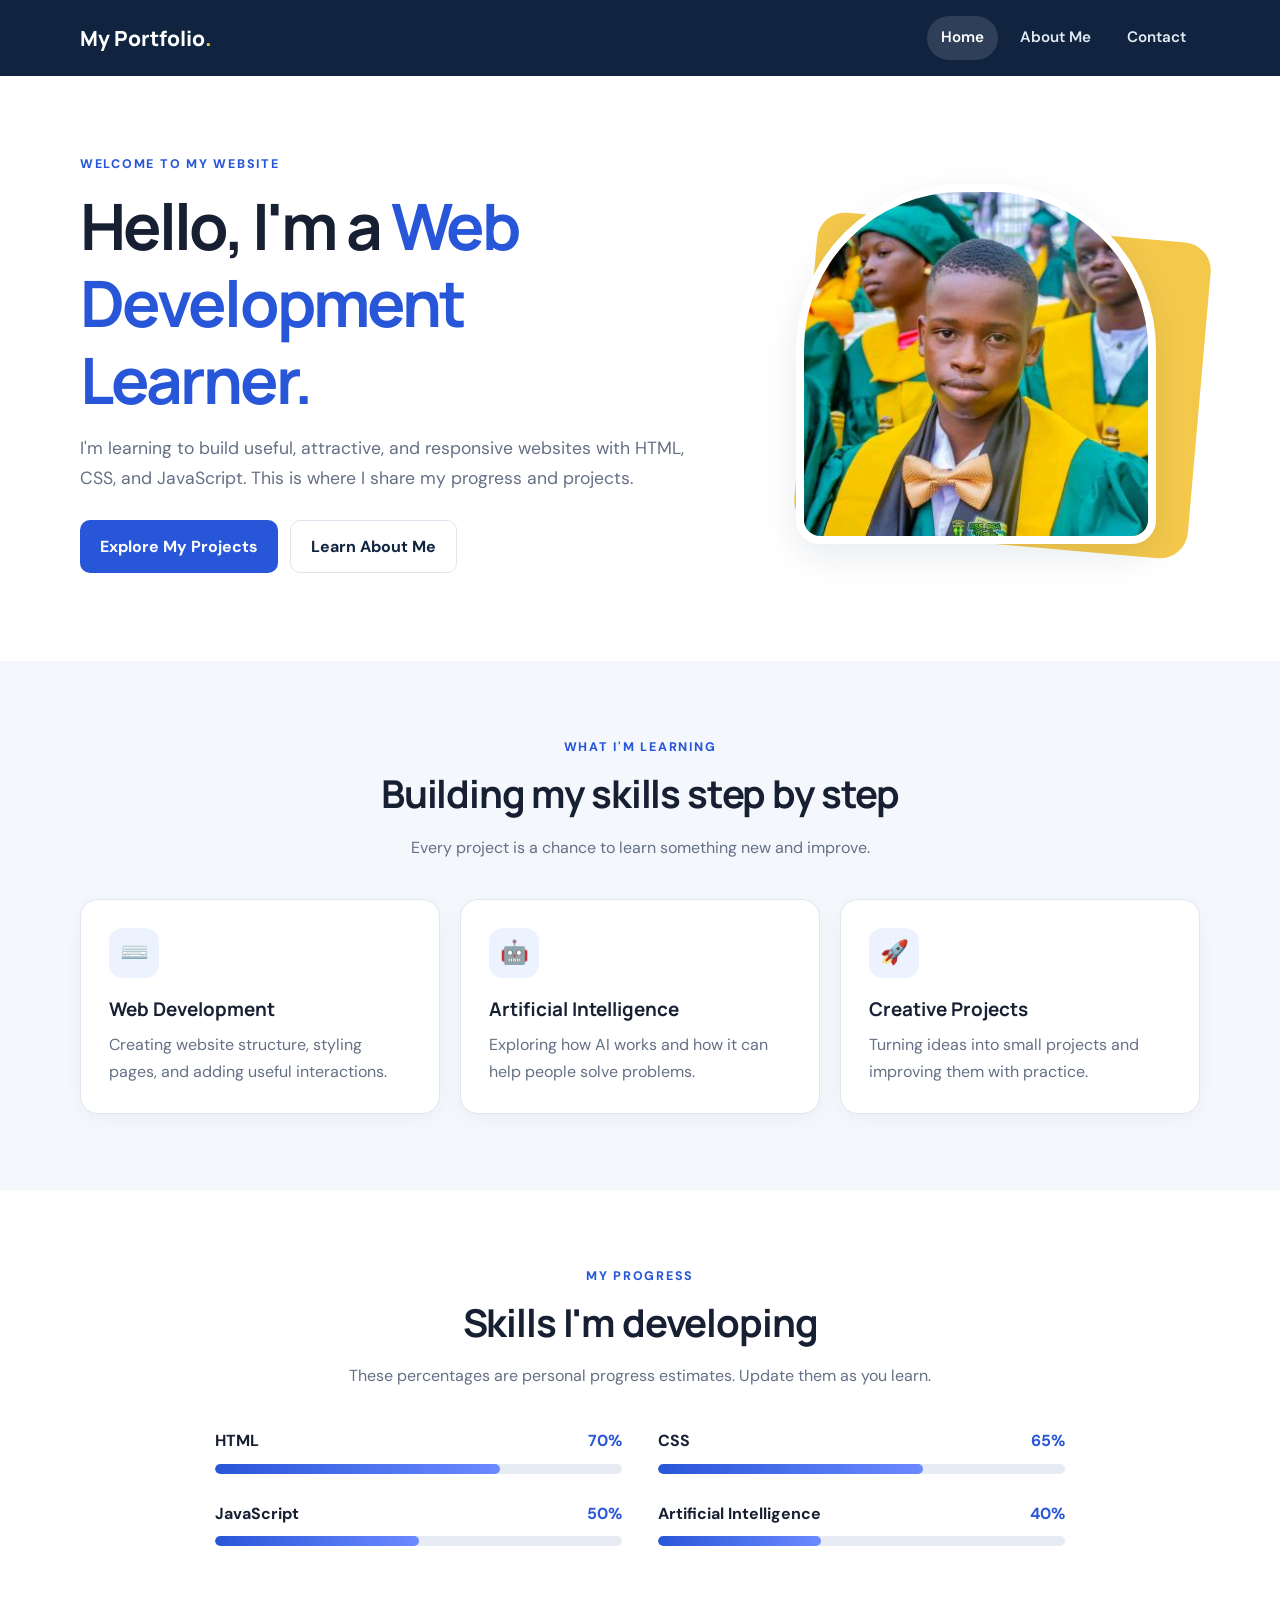
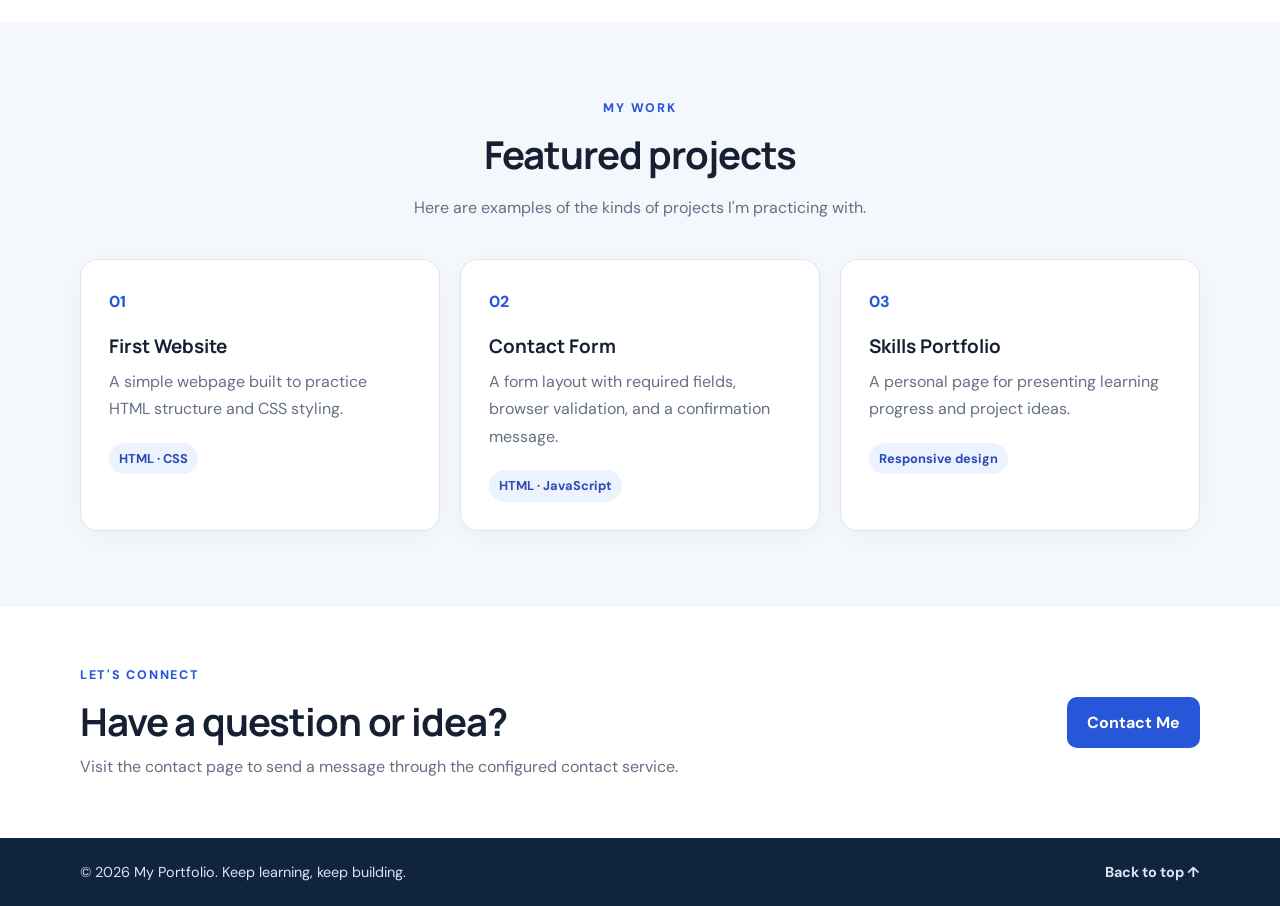
<file: index.html>
<!DOCTYPE html>
<html lang="en">
<head>
  <meta charset="UTF-8">
  <meta name="viewport" content="width=device-width, initial-scale=1.0">
  <meta name="description" content="A personal portfolio showcasing web development skills and projects.">
  <title>My Portfolio | Home</title>
  <link rel="stylesheet" href="style.css">
  <script src="script.js" defer></script>
</head>
<body>
  <header class="site-header">
    <a class="brand" href="index.html">My Portfolio<span>.</span></a>
    <button class="menu-toggle" aria-label="Toggle navigation" aria-expanded="false">☰</button>
    <nav class="nav-links" aria-label="Main navigation">
      <a class="active" href="index.html">Home</a>
      <a href="about.html">About Me</a>
      <a href="contact.html">Contact</a>
    </nav>
  </header>

  <main>
    <section class="hero container">
      <div class="hero-copy">
        <p class="eyebrow">WELCOME TO MY WEBSITE</p>
        <h1>Hello, I'm a <span>Web Development Learner.</span></h1>
        <p class="lead">I'm learning to build useful, attractive, and responsive websites with HTML, CSS, and JavaScript. This is where I share my progress and projects.</p>
        <div class="button-row">
          <a class="button" href="#projects">Explore My Projects</a>
          <a class="button button-outline" href="about.html">Learn About Me</a>
        </div>
      </div>
      <div class="hero-photo">
        <img src="my-image.jpg" alt="Portrait of the portfolio owner" onerror="this.style.display='none';this.nextElementSibling.style.display='grid';">
        <div class="photo-placeholder" aria-hidden="true">Add your<br>photo here</div>
      </div>
    </section>

    <section class="section section-soft">
      <div class="container">
        <div class="section-heading">
          <p class="eyebrow">WHAT I'M LEARNING</p>
          <h2>Building my skills step by step</h2>
          <p>Every project is a chance to learn something new and improve.</p>
        </div>
        <div class="card-grid three">
          <article class="card"><div class="card-icon">⌨️</div><h3>Web Development</h3><p>Creating website structure, styling pages, and adding useful interactions.</p></article>
          <article class="card"><div class="card-icon">🤖</div><h3>Artificial Intelligence</h3><p>Exploring how AI works and how it can help people solve problems.</p></article>
          <article class="card"><div class="card-icon">🚀</div><h3>Creative Projects</h3><p>Turning ideas into small projects and improving them with practice.</p></article>
        </div>
      </div>
    </section>

    <section class="section container" id="skills">
      <div class="section-heading">
        <p class="eyebrow">MY PROGRESS</p>
        <h2>Skills I'm developing</h2>
        <p>These percentages are personal progress estimates. Update them as you learn.</p>
      </div>
      <div class="skills-grid">
        <div class="skill"><div class="skill-label"><span>HTML</span><span>70%</span></div><div class="progress"><span style="width:70%"></span></div></div>
        <div class="skill"><div class="skill-label"><span>CSS</span><span>65%</span></div><div class="progress"><span style="width:65%"></span></div></div>
        <div class="skill"><div class="skill-label"><span>JavaScript</span><span>50%</span></div><div class="progress"><span style="width:50%"></span></div></div>
        <div class="skill"><div class="skill-label"><span>Artificial Intelligence</span><span>40%</span></div><div class="progress"><span style="width:40%"></span></div></div>
      </div>
    </section>

    <section class="section section-soft" id="projects">
      <div class="container">
        <div class="section-heading">
          <p class="eyebrow">MY WORK</p>
          <h2>Featured projects</h2>
          <p>Here are examples of the kinds of projects I'm practicing with.</p>
        </div>
        <div class="card-grid three">
          <article class="card project-card"><span class="project-number">01</span><h3>First Website</h3><p>A simple webpage built to practice HTML structure and CSS styling.</p><span class="tag">HTML · CSS</span></article>
          <article class="card project-card"><span class="project-number">02</span><h3>Contact Form</h3><p>A form layout with required fields, browser validation, and a confirmation message.</p><span class="tag">HTML · JavaScript</span></article>
          <article class="card project-card"><span class="project-number">03</span><h3>Skills Portfolio</h3><p>A personal page for presenting learning progress and project ideas.</p><span class="tag">Responsive design</span></article>
        </div>
      </div>
    </section>

    <section class="cta container">
      <div><p class="eyebrow">LET'S CONNECT</p><h2>Have a question or idea?</h2><p>Visit the contact page to send a message through the configured contact service.</p></div>
      <a class="button" href="contact.html">Contact Me</a>
    </section>
  </main>

  <footer class="site-footer">
    <div class="container footer-inner"><p>© <span class="year"></span> My Portfolio. Keep learning, keep building.</p><a href="#top" onclick="window.scrollTo({top:0,behavior:'smooth'});return false;">Back to top ↑</a></div>
  </footer>
</body>
</html>
</file>
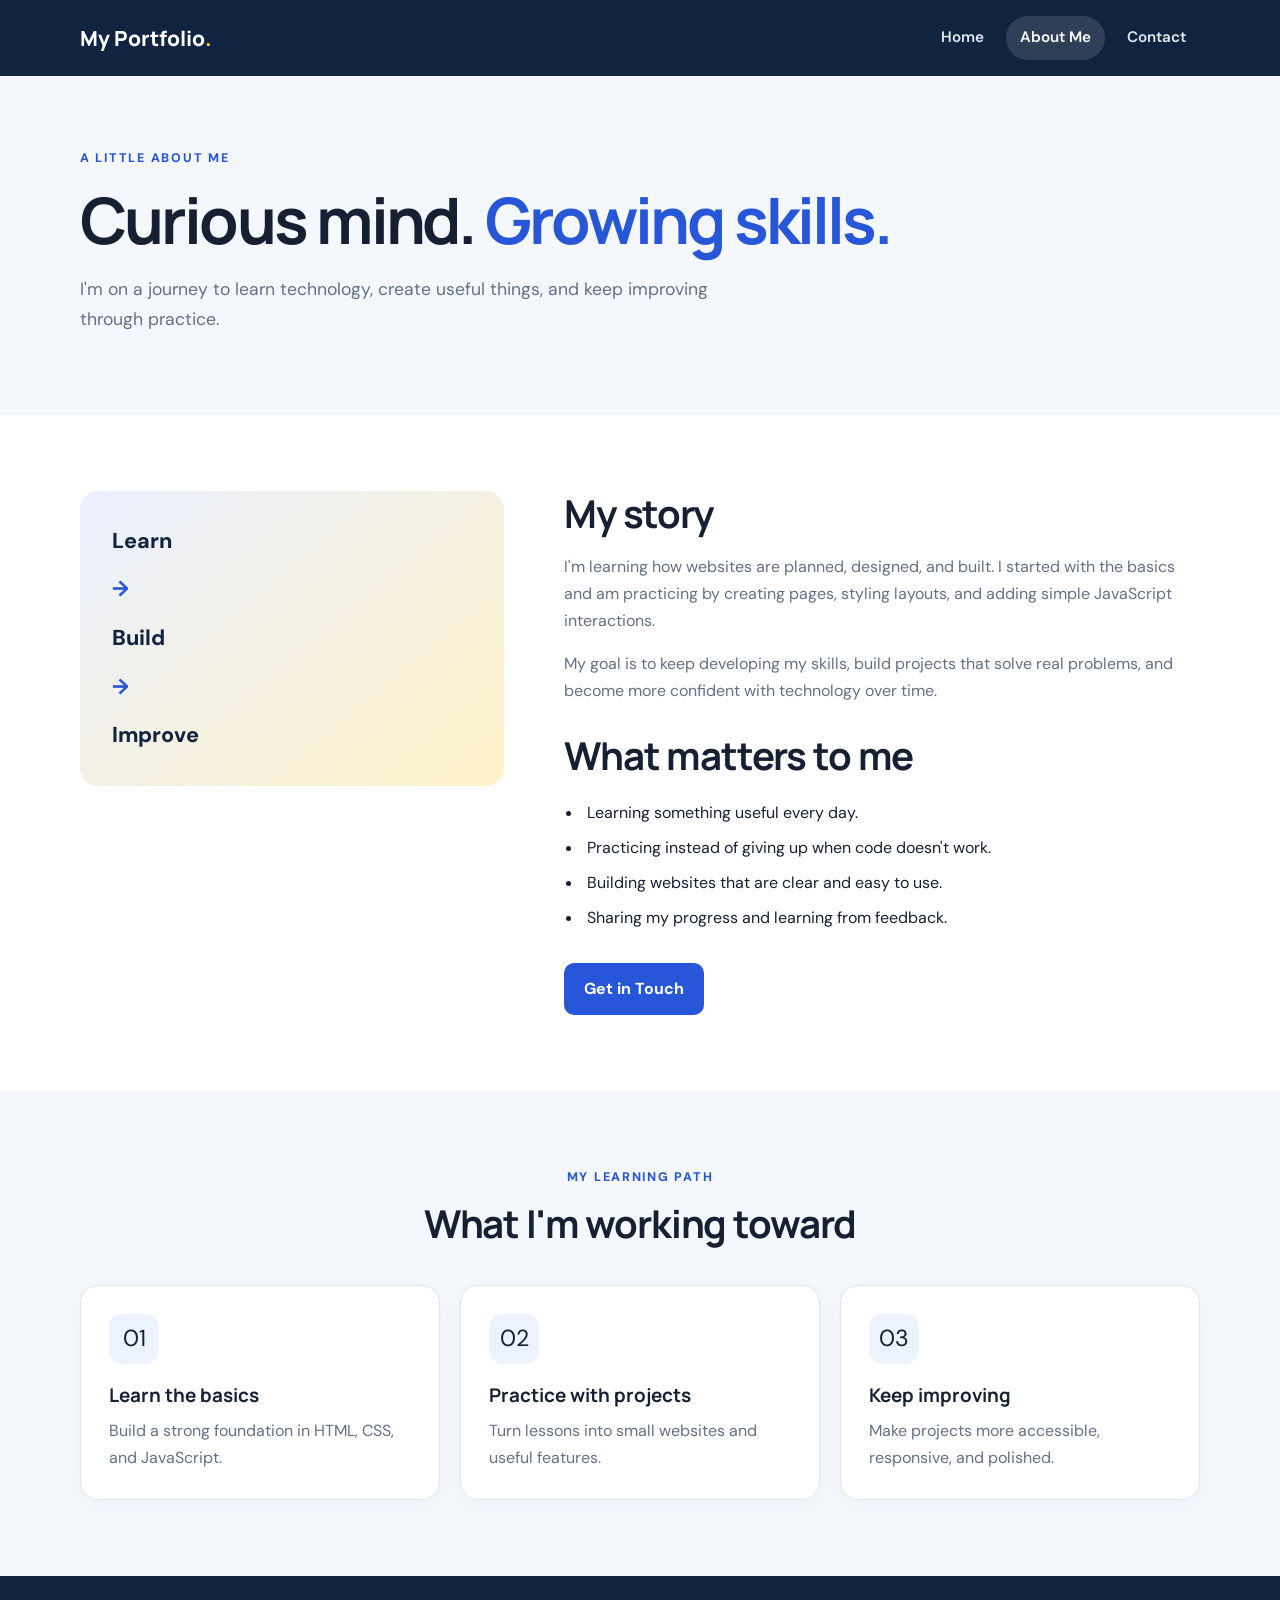
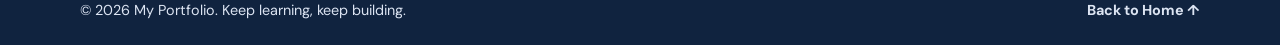
<file: about.html>
<!DOCTYPE html>
<html lang="en">
<head>
  <meta charset="UTF-8">
  <meta name="viewport" content="width=device-width, initial-scale=1.0">
  <meta name="description" content="Learn more about the person behind this portfolio.">
  <title>My Portfolio | About Me</title>
  <link rel="stylesheet" href="style.css">
  <script src="script.js" defer></script>
</head>
<body>
  <header class="site-header">
    <a class="brand" href="index.html">My Portfolio<span>.</span></a>
    <button class="menu-toggle" aria-label="Toggle navigation" aria-expanded="false">☰</button>
    <nav class="nav-links" aria-label="Main navigation">
      <a href="index.html">Home</a>
      <a class="active" href="about.html">About Me</a>
      <a href="contact.html">Contact</a>
    </nav>
  </header>

  <main>
    <section class="page-hero">
      <div class="container">
        <p class="eyebrow">A LITTLE ABOUT ME</p>
        <h1>Curious mind. <span>Growing skills.</span></h1>
        <p class="lead">I'm on a journey to learn technology, create useful things, and keep improving through practice.</p>
      </div>
    </section>
    <section class="section container about-layout">
      <div class="about-mark" aria-hidden="true"><span>Learn</span><strong>→</strong><span>Build</span><strong>→</strong><span>Improve</span></div>
      <div>
        <h2>My story</h2>
        <p>I'm learning how websites are planned, designed, and built. I started with the basics and am practicing by creating pages, styling layouts, and adding simple JavaScript interactions.</p>
        <p>My goal is to keep developing my skills, build projects that solve real problems, and become more confident with technology over time.</p>
        <h2 class="subheading">What matters to me</h2>
        <ul class="check-list">
          <li>Learning something useful every day.</li>
          <li>Practicing instead of giving up when code doesn't work.</li>
          <li>Building websites that are clear and easy to use.</li>
          <li>Sharing my progress and learning from feedback.</li>
        </ul>
        <a class="button" href="contact.html">Get in Touch</a>
      </div>
    </section>
    <section class="section section-soft">
      <div class="container">
        <div class="section-heading"><p class="eyebrow">MY LEARNING PATH</p><h2>What I'm working toward</h2></div>
        <div class="card-grid three">
          <article class="card"><div class="card-icon">01</div><h3>Learn the basics</h3><p>Build a strong foundation in HTML, CSS, and JavaScript.</p></article>
          <article class="card"><div class="card-icon">02</div><h3>Practice with projects</h3><p>Turn lessons into small websites and useful features.</p></article>
          <article class="card"><div class="card-icon">03</div><h3>Keep improving</h3><p>Make projects more accessible, responsive, and polished.</p></article>
        </div>
      </div>
    </section>
  </main>
  <footer class="site-footer"><div class="container footer-inner"><p>© <span class="year"></span> My Portfolio. Keep learning, keep building.</p><a href="index.html">Back to Home ↑</a></div></footer>
</body>
</html>
</file>
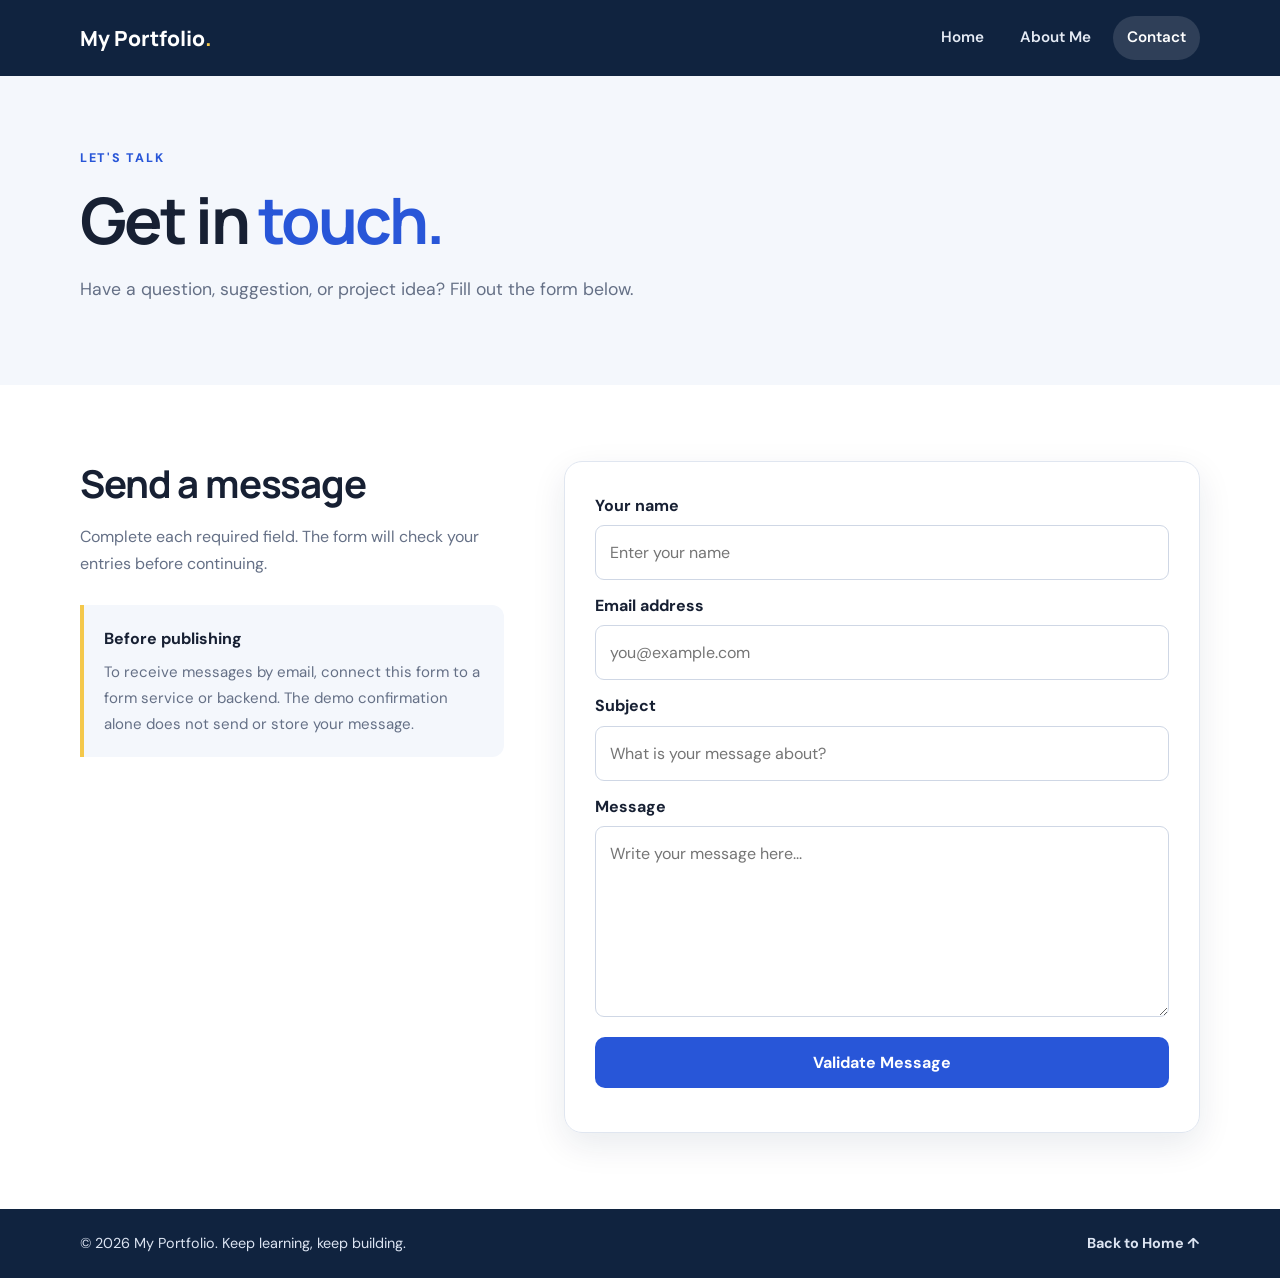
<file: contact.html>
<!DOCTYPE html>
<html lang="en">
<head>
  <meta charset="UTF-8">
  <meta name="viewport" content="width=device-width, initial-scale=1.0">
  <meta name="description" content="Contact the portfolio owner.">
  <title>My Portfolio | Contact</title>
  <link rel="stylesheet" href="style.css">
  <script src="script.js" defer></script>
</head>
<body>
  <header class="site-header">
    <a class="brand" href="index.html">My Portfolio<span>.</span></a>
    <button class="menu-toggle" aria-label="Toggle navigation" aria-expanded="false">☰</button>
    <nav class="nav-links" aria-label="Main navigation">
      <a href="index.html">Home</a>
      <a href="about.html">About Me</a>
      <a class="active" href="contact.html">Contact</a>
    </nav>
  </header>

  <main>
    <section class="page-hero">
      <div class="container">
        <p class="eyebrow">LET'S TALK</p>
        <h1>Get in <span>touch.</span></h1>
        <p class="lead">Have a question, suggestion, or project idea? Fill out the form below.</p>
      </div>
    </section>
    <section class="section container contact-layout">
      <div class="contact-copy">
        <h2>Send a message</h2>
        <p>Complete each required field. The form will check your entries before continuing.</p>
        <div class="contact-note"><strong>Before publishing</strong><p>To receive messages by email, connect this form to a form service or backend. The demo confirmation alone does not send or store your message.</p></div>
      </div>
      <form class="contact-form" id="contact-form">
        <label for="name">Your name</label>
        <input id="name" name="name" type="text" autocomplete="name" placeholder="Enter your name" required minlength="2" maxlength="80">
        <label for="email">Email address</label>
        <input id="email" name="email" type="email" autocomplete="email" placeholder="you@example.com" required maxlength="120">
        <label for="subject">Subject</label>
        <input id="subject" name="subject" type="text" placeholder="What is your message about?" required minlength="2" maxlength="120">
        <label for="message">Message</label>
        <textarea id="message" name="message" rows="6" placeholder="Write your message here..." required minlength="10" maxlength="3000"></textarea>
        <button class="button" type="submit">Validate Message</button>
        <p class="form-status" id="form-status" role="status" aria-live="polite"></p>
      </form>
    </section>
  </main>
  <footer class="site-footer"><div class="container footer-inner"><p>© <span class="year"></span> My Portfolio. Keep learning, keep building.</p><a href="index.html">Back to Home ↑</a></div></footer>
</body>
</html>
</file>
<file: style.css>
@import url('https://fonts.googleapis.com/css2?family=DM+Sans:wght@400;500;600;700&family=Manrope:wght@400;500;600;700;800&display=swap');

:root {
  --navy: #10233f;
  --blue: #2856d8;
  --blue-dark: #1e43b5;
  --yellow: #f4c84b;
  --ink: #172033;
  --muted: #657086;
  --paper: #ffffff;
  --soft: #f4f7fc;
  --line: #e0e6f0;
  --radius: 18px;
  --shadow: 0 12px 35px rgba(16, 35, 63, .09);
}
* { box-sizing: border-box; }
html { scroll-behavior: smooth; }
body { margin: 0; font-family: 'DM Sans', Arial, sans-serif; color: var(--ink); line-height: 1.7; background: var(--paper); }
h1, h2, h3, .brand { font-family: 'Manrope', Arial, sans-serif; line-height: 1.2; }
h1 { font-size: clamp(2.35rem, 5vw, 4.5rem); letter-spacing: -.045em; margin: .25rem 0 1rem; }
h2 { font-size: clamp(1.8rem, 3vw, 2.6rem); letter-spacing: -.03em; margin: 0 0 1rem; }
h3 { margin: 0 0 .65rem; font-size: 1.18rem; }
p { margin: 0 0 1rem; }
a { color: inherit; }
.container { width: min(1120px, calc(100% - 40px)); margin-inline: auto; }
.site-header { min-height: 76px; padding: 14px max(20px, calc((100% - 1120px)/2)); display: flex; align-items: center; justify-content: space-between; gap: 24px; background: var(--navy); color: white; }
.brand { text-decoration: none; font-size: 1.3rem; font-weight: 800; white-space: nowrap; }
.brand span, h1 span { color: var(--yellow); }
.nav-links { display: flex; align-items: center; gap: 8px; }
.nav-links a { text-decoration: none; padding: 9px 14px; border-radius: 999px; color: #e5ebf5; font-weight: 600; font-size: .95rem; }
.nav-links a:hover, .nav-links a.active { background: rgba(255,255,255,.13); color: white; }
.menu-toggle { display: none; border: 1px solid #506079; background: transparent; color: white; padding: 7px 11px; border-radius: 8px; font-size: 1.2rem; }
.hero { display: grid; grid-template-columns: 1.15fr .85fr; align-items: center; gap: 64px; padding-block: 78px 88px; }
.eyebrow { color: var(--blue); font-size: .78rem; font-weight: 800; letter-spacing: .14em; margin-bottom: .8rem; }
.hero h1 span, .page-hero h1 span { color: var(--blue); }
.lead { color: var(--muted); font-size: 1.1rem; max-width: 640px; }
.button-row { display: flex; flex-wrap: wrap; gap: 12px; margin-top: 26px; }
.button { display: inline-flex; justify-content: center; align-items: center; min-height: 48px; border: 0; border-radius: 10px; padding: 12px 20px; background: var(--blue); color: white; text-decoration: none; font: inherit; font-weight: 700; cursor: pointer; transition: transform .2s, background .2s, box-shadow .2s; }
.button:hover { background: var(--blue-dark); transform: translateY(-2px); box-shadow: 0 8px 20px rgba(40,86,216,.2); }
.button-outline { color: var(--navy); background: white; border: 1px solid var(--line); }
.button-outline:hover { color: white; }
.hero-photo { position: relative; min-height: 330px; display: grid; place-items: center; }
.hero-photo img { position: relative; z-index: 1; display: block; width: min(100%, 360px); height: 360px; object-fit: cover; border-radius: 46% 46% 24px 24px; border: 8px solid white; box-shadow: var(--shadow); background: #e9eef8; }
.photo-placeholder { display: none; width: min(100%, 360px); height: 360px; place-items: center; border-radius: 46% 46% 24px 24px; background: linear-gradient(145deg, #dce6ff, #fff0b7); color: var(--navy); font-weight: 800; font-size: 1.5rem; text-align: center; }
.hero-photo::before { content: ''; position: absolute; width: 88%; height: 88%; right: 0; bottom: 0; border-radius: 28px; background: var(--yellow); transform: rotate(5deg); }
.section { padding-block: 76px; }
.section-soft { background: var(--soft); }
.section-heading { text-align: center; max-width: 680px; margin: 0 auto 38px; }
.section-heading > p:last-child { color: var(--muted); }
.card-grid { display: grid; gap: 20px; }
.card-grid.three { grid-template-columns: repeat(3, minmax(0, 1fr)); }
.card { padding: 28px; background: white; border: 1px solid var(--line); border-radius: var(--radius); box-shadow: 0 6px 22px rgba(16,35,63,.035); transition: transform .2s, box-shadow .2s; }
.card:hover { transform: translateY(-5px); box-shadow: var(--shadow); }
.card p { color: var(--muted); margin-bottom: 0; }
.card-icon { display: grid; place-items: center; width: 50px; height: 50px; margin-bottom: 20px; border-radius: 14px; background: #edf2ff; font-size: 1.45rem; }
.skills-grid { display: grid; grid-template-columns: 1fr 1fr; gap: 26px 36px; max-width: 850px; margin: auto; }
.skill-label { display: flex; justify-content: space-between; font-weight: 700; margin-bottom: 9px; }
.skill-label span:last-child { color: var(--blue); }
.progress { height: 10px; border-radius: 999px; background: #e7ebf3; overflow: hidden; }
.progress span { display: block; height: 100%; border-radius: inherit; background: linear-gradient(90deg, var(--blue), #6c8aff); }
.project-number { display: inline-block; color: var(--blue); font-weight: 800; margin-bottom: 20px; }
.tag { display: inline-block; margin-top: 20px; border-radius: 999px; padding: 5px 10px; background: #edf2ff; color: #294bb2; font-size: .8rem; font-weight: 700; }
.cta { display: flex; align-items: center; justify-content: space-between; gap: 24px; padding-block: 58px; }
.cta h2 { margin-bottom: .5rem; }
.cta p:last-child { color: var(--muted); margin-bottom: 0; }
.site-footer { background: var(--navy); color: #dce4f2; padding: 22px 0; font-size: .9rem; }
.footer-inner { display: flex; align-items: center; justify-content: space-between; gap: 18px; }
.footer-inner p { margin: 0; }
.footer-inner a { text-decoration: none; font-weight: 700; }
.footer-inner a:hover { color: var(--yellow); }
.page-hero { background: var(--soft); padding: 72px 0 64px; }
.page-hero .lead { max-width: 680px; }
.about-layout { display: grid; grid-template-columns: .8fr 1.2fr; gap: 60px; align-items: start; }
.about-layout p { color: var(--muted); }
.about-mark { min-height: 270px; padding: 32px; display: flex; flex-direction: column; align-items: flex-start; justify-content: center; gap: 12px; border-radius: var(--radius); background: linear-gradient(140deg, #eaf0ff, #fff2c8); color: var(--navy); font-weight: 800; font-size: 1.35rem; }
.about-mark strong { color: var(--blue); }
.subheading { margin-top: 28px; }
.check-list { padding-left: 1.2rem; margin: 0 0 28px; }
.check-list li { padding: 4px 0 4px 4px; }
.contact-layout { display: grid; grid-template-columns: .8fr 1.2fr; gap: 60px; align-items: start; }
.contact-copy p { color: var(--muted); }
.contact-note { margin-top: 28px; padding: 20px; border-left: 4px solid var(--yellow); background: var(--soft); border-radius: 0 12px 12px 0; }
.contact-note p { margin: 8px 0 0; font-size: .94rem; }
.contact-form { display: flex; flex-direction: column; padding: 30px; border: 1px solid var(--line); border-radius: var(--radius); box-shadow: var(--shadow); }
.contact-form label { margin: 12px 0 6px; font-weight: 700; }
.contact-form label:first-child { margin-top: 0; }
.contact-form input, .contact-form textarea { width: 100%; padding: 13px 14px; border: 1px solid #cfd7e5; border-radius: 9px; color: var(--ink); background: white; font: inherit; }
.contact-form input:focus, .contact-form textarea:focus { outline: 3px solid rgba(40,86,216,.15); border-color: var(--blue); }
.contact-form textarea { resize: vertical; }
.contact-form .button { margin-top: 20px; }
.form-status { margin: 14px 0 0; font-weight: 700; }
.form-status.success { color: #14733c; }
.form-status.error { color: #b42318; }
@media (max-width: 760px) {
  .container { width: min(100% - 32px, 600px); }
  .site-header { padding-inline: 16px; min-height: 68px; flex-wrap: wrap; }
  .menu-toggle { display: block; }
  .nav-links { display: none; width: 100%; flex-direction: column; align-items: stretch; padding-bottom: 8px; }
  .nav-links.open { display: flex; }
  .nav-links a { border-radius: 8px; }
  .hero { grid-template-columns: 1fr; gap: 32px; padding-block: 52px 62px; }
  .hero-photo { min-height: 280px; }
  .hero-photo img, .photo-placeholder { height: 290px; width: min(82%, 310px); }
  .card-grid.three { grid-template-columns: 1fr; }
  .skills-grid { grid-template-columns: 1fr; gap: 20px; }
  .section { padding-block: 56px; }
  .cta, .footer-inner { flex-direction: column; align-items: flex-start; }
  .page-hero { padding: 52px 0 44px; }
  .about-layout, .contact-layout { grid-template-columns: 1fr; gap: 32px; }
  .about-mark { min-height: 200px; }
  .contact-form { padding: 22px; }
}
@media (prefers-reduced-motion: reduce) {
  html { scroll-behavior: auto; }
  *, *::before, *::after { transition-duration: .01ms !important; animation-duration: .01ms !important; }
}
</file>
